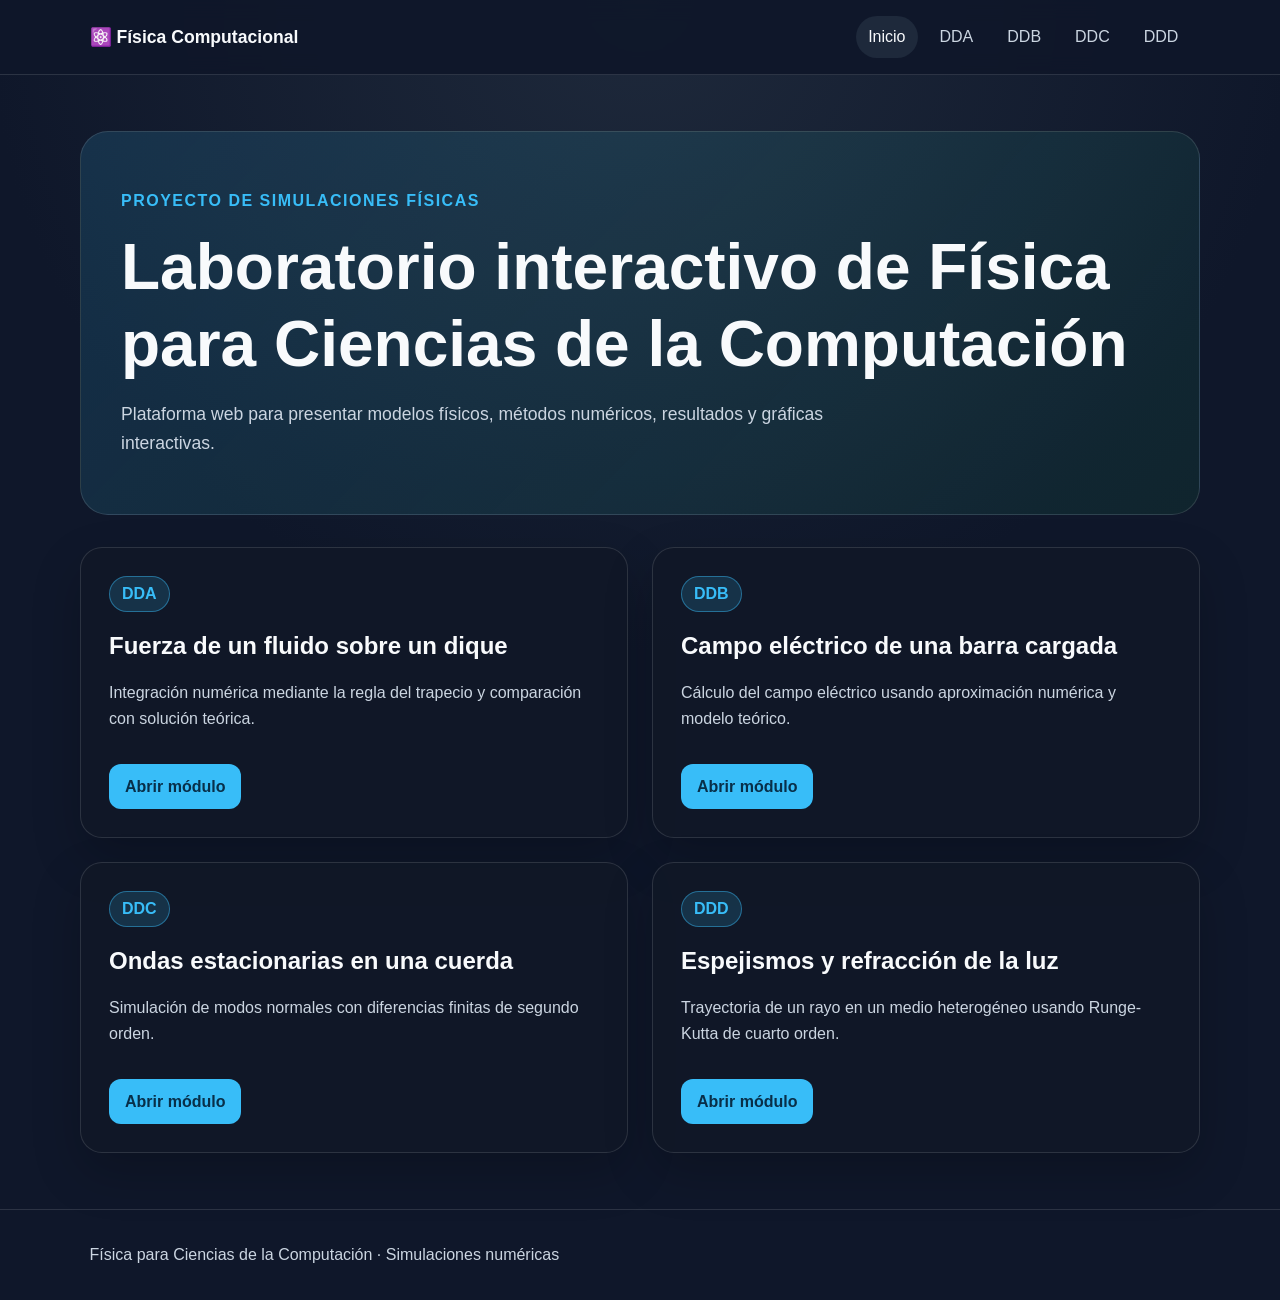
<file: index.html>
<!DOCTYPE html>
<html lang="es">
<head>
  <meta charset="UTF-8" />
  <meta name="viewport" content="width=device-width, initial-scale=1.0" />
  <title>Laboratorio de Física Computacional</title>
  <link rel="stylesheet" href="css/styles.css" />
</head>
<body>
  <header class="topbar">
    <a class="brand" href="index.html">⚛️ Física Computacional</a>
    <nav class="nav">
      <a href="index.html" class="active">Inicio</a>
      <a href="pages/dda.html">DDA</a>
      <a href="pages/ddb.html">DDB</a>
      <a href="pages/ddc.html">DDC</a>
      <a href="pages/ddd.html">DDD</a>
    </nav>
  </header>

  <main class="container">
    <section class="hero">
      <p class="eyebrow">Proyecto de simulaciones físicas</p>
      <h1>Laboratorio interactivo de Física para Ciencias de la Computación</h1>
      <p class="hero-text">
        Plataforma web para presentar modelos físicos, métodos numéricos, resultados y gráficas interactivas.
      </p>
    </section>

    <section class="cards-grid">
      <article class="module-card">
        <span class="tag">DDA</span>
        <h2>Fuerza de un fluido sobre un dique</h2>
        <p>Integración numérica mediante la regla del trapecio y comparación con solución teórica.</p>
        <a class="button" href="pages/dda.html">Abrir módulo</a>
      </article>

      <article class="module-card">
        <span class="tag">DDB</span>
        <h2>Campo eléctrico de una barra cargada</h2>
        <p>Cálculo del campo eléctrico usando aproximación numérica y modelo teórico.</p>
        <a class="button" href="pages/ddb.html">Abrir módulo</a>
      </article>

      <article class="module-card">
        <span class="tag">DDC</span>
        <h2>Ondas estacionarias en una cuerda</h2>
        <p>Simulación de modos normales con diferencias finitas de segundo orden.</p>
        <a class="button" href="pages/ddc.html">Abrir módulo</a>
      </article>

      <article class="module-card">
        <span class="tag">DDD</span>
        <h2>Espejismos y refracción de la luz</h2>
        <p>Trayectoria de un rayo en un medio heterogéneo usando Runge-Kutta de cuarto orden.</p>
        <a class="button" href="pages/ddd.html">Abrir módulo</a>
      </article>
    </section>
  </main>

  <footer class="footer">
    Física para Ciencias de la Computación · Simulaciones numéricas
  </footer>

  <script src="js/main.js"></script>
</body>
</html>
</file>
<file: css/styles.css>
:root {
  --bg: #0f172a;
  --panel: #111827;
  --panel-2: #1e293b;
  --text: #f8fafc;
  --muted: #cbd5e1;
  --accent: #38bdf8;
  --accent-2: #22c55e;
  --border: rgba(255,255,255,0.12);
}

* { box-sizing: border-box; }

body {
  margin: 0;
  font-family: Arial, Helvetica, sans-serif;
  background: radial-gradient(circle at top, #1e293b 0, var(--bg) 45%);
  color: var(--text);
  line-height: 1.6;
}

.topbar {
  position: sticky;
  top: 0;
  z-index: 10;
  display: flex;
  align-items: center;
  justify-content: space-between;
  padding: 16px 7%;
  background: rgba(15, 23, 42, 0.9);
  border-bottom: 1px solid var(--border);
  backdrop-filter: blur(10px);
}

.brand {
  color: var(--text);
  font-weight: 800;
  text-decoration: none;
  font-size: 1.1rem;
}

.nav {
  display: flex;
  gap: 10px;
  flex-wrap: wrap;
}

.nav a {
  color: var(--muted);
  text-decoration: none;
  padding: 8px 12px;
  border-radius: 999px;
}

.nav a:hover,
.nav a.active {
  color: var(--text);
  background: var(--panel-2);
}

.container {
  width: min(1120px, 90%);
  margin: 0 auto;
  padding: 56px 0;
}

.hero {
  padding: 40px;
  border: 1px solid var(--border);
  border-radius: 28px;
  background: linear-gradient(135deg, rgba(56,189,248,0.15), rgba(34,197,94,0.08));
}

.eyebrow {
  color: var(--accent);
  font-weight: 700;
  text-transform: uppercase;
  letter-spacing: 1.5px;
}

h1, h2, h3 { line-height: 1.2; }

h1 {
  font-size: clamp(2rem, 5vw, 4.5rem);
  margin: 8px 0 16px;
}

.hero-text {
  max-width: 760px;
  color: var(--muted);
  font-size: 1.1rem;
}

.cards-grid {
  display: grid;
  grid-template-columns: repeat(2, minmax(0, 1fr));
  gap: 24px;
  margin-top: 32px;
}

.module-card,
.section-card {
  background: rgba(17, 24, 39, 0.86);
  border: 1px solid var(--border);
  border-radius: 22px;
  padding: 28px;
  box-shadow: 0 20px 50px rgba(0,0,0,0.2);
}

.tag {
  display: inline-block;
  background: rgba(56,189,248,0.16);
  color: var(--accent);
  border: 1px solid rgba(56,189,248,0.45);
  border-radius: 999px;
  padding: 4px 12px;
  font-weight: 800;
}

.module-card p,
.section-card p,
.section-card li {
  color: var(--muted);
}

.button {
  display: inline-block;
  margin-top: 16px;
  padding: 10px 16px;
  border-radius: 12px;
  background: var(--accent);
  color: #082f49;
  font-weight: 800;
  text-decoration: none;
}

.module-header {
  display: grid;
  grid-template-columns: 1.4fr 0.6fr;
  gap: 24px;
  align-items: stretch;
  margin-bottom: 24px;
}

.info-box {
  background: rgba(34, 197, 94, 0.12);
  border: 1px solid rgba(34, 197, 94, 0.35);
  border-radius: 18px;
  padding: 20px;
}

.layout {
  display: grid;
  grid-template-columns: 360px 1fr;
  gap: 24px;
  margin-top: 24px;
}

.controls label {
  display: block;
  margin: 18px 0 6px;
  font-weight: 700;
}

.controls input,
.controls select {
  width: 100%;
}

.result-grid {
  display: grid;
  grid-template-columns: repeat(3, 1fr);
  gap: 14px;
}

.result-item {
  background: var(--panel-2);
  border-radius: 16px;
  padding: 16px;
}

.result-item strong {
  display: block;
  color: var(--accent-2);
  font-size: 1.3rem;
}

.placeholder-graph {
  min-height: 340px;
  display: grid;
  place-items: center;
  border: 1px dashed rgba(255,255,255,0.25);
  border-radius: 18px;
  color: var(--muted);
  text-align: center;
  padding: 24px;
}

.code-block {
  background: #020617;
  color: #dbeafe;
  border-radius: 16px;
  padding: 20px;
  overflow-x: auto;
  border: 1px solid var(--border);
}

.footer {
  padding: 32px 7%;
  color: var(--muted);
  border-top: 1px solid var(--border);
}

@media (max-width: 860px) {
  .topbar,
  .module-header,
  .layout {
    grid-template-columns: 1fr;
    flex-direction: column;
    align-items: flex-start;
  }

  .cards-grid,
  .result-grid {
    grid-template-columns: 1fr;
  }
}

/* DDA interactive page */
.module-title-card h1 {
  font-size: clamp(2rem, 4vw, 3.4rem);
}

.page-intro {
  margin-bottom: 24px;
}

.formula-grid {
  display: grid;
  grid-template-columns: repeat(2, minmax(0, 1fr));
  gap: 18px;
  margin-top: 18px;
}

.formula-card {
  background: rgba(30, 41, 59, 0.72);
  border: 1px solid var(--border);
  border-radius: 18px;
  padding: 18px;
}

.formula-card h3 {
  margin-top: 0;
}

.formula-card p,
.muted-small {
  color: var(--muted);
}

.formula {
  overflow-x: auto;
  padding: 10px 0;
}

.wide-formula {
  grid-column: 1 / -1;
}

.main-formula {
  background: #020617;
  border: 1px solid var(--border);
  border-radius: 18px;
  padding: 18px;
  margin-top: 16px;
}

.parameter-note {
  margin-top: 22px;
  padding: 14px;
  border-radius: 14px;
  background: rgba(56, 189, 248, 0.12);
  border: 1px solid rgba(56, 189, 248, 0.34);
  color: var(--muted);
}

.controls input[type="range"] {
  accent-color: var(--accent);
}

.plot-container {
  width: 100%;
  min-height: 560px;
  overflow: visible;
}

.graph-card {
  min-width: 0;
  overflow: visible;
}

.validation-message {
  margin-top: 18px;
  padding: 16px;
  border-radius: 16px;
  font-weight: 700;
}

.validation-ok {
  background: rgba(34, 197, 94, 0.16);
  border: 1px solid rgba(34, 197, 94, 0.45);
  color: #86efac;
}

.validation-warning {
  background: rgba(250, 204, 21, 0.15);
  border: 1px solid rgba(250, 204, 21, 0.45);
  color: #fde68a;
}

.analysis-grid {
  display: grid;
  grid-template-columns: repeat(2, minmax(0, 1fr));
  gap: 18px;
}

.analysis-card {
  background: rgba(30, 41, 59, 0.72);
  border: 1px solid var(--border);
  border-radius: 18px;
  padding: 18px;
}

.success-card {
  background: rgba(34, 197, 94, 0.12);
  border-color: rgba(34, 197, 94, 0.35);
}

@media (max-width: 860px) {
  .formula-grid,
  .analysis-grid {
    grid-template-columns: 1fr;
  }

  .plot-container {
    min-height: 520px;
    padding: 6px;
  }
}

/* Multi-chart modules */
.charts-grid {
  display: grid;
  grid-template-columns: repeat(2, minmax(0, 1fr));
  gap: 24px;
  margin-top: 24px;
}

.wide-chart {
  grid-column: 1 / -1;
}

.compact-plot {
  min-height: 500px;
}

.controls-grid {
  display: grid;
  grid-template-columns: 1fr 320px;
  gap: 24px;
  align-items: center;
}

.ddb-controls-panel {
  margin-bottom: 24px;
}

.compact-note {
  margin-top: 0;
}

@media (max-width: 980px) {
  .charts-grid,
  .controls-grid {
    grid-template-columns: 1fr;
  }

  .compact-plot {
    min-height: 520px;
  }
}

/* DDC simplified controls */
.ddc-simple-controls-grid {
  grid-template-columns: 1fr 1fr;
  align-items: start;
}

.fixed-params-grid {
  display: grid;
  grid-template-columns: repeat(2, minmax(0, 1fr));
  gap: 12px;
}

.fixed-params-grid div {
  background: var(--panel-2);
  border: 1px solid var(--border);
  border-radius: 14px;
  padding: 14px;
  color: var(--muted);
}

.fixed-params-grid strong {
  display: block;
  margin-top: 4px;
  color: var(--accent-2);
  font-size: 1.05rem;
}

@media (max-width: 980px) {
  .ddc-simple-controls-grid,
  .fixed-params-grid {
    grid-template-columns: 1fr;
  }
}
</file>
